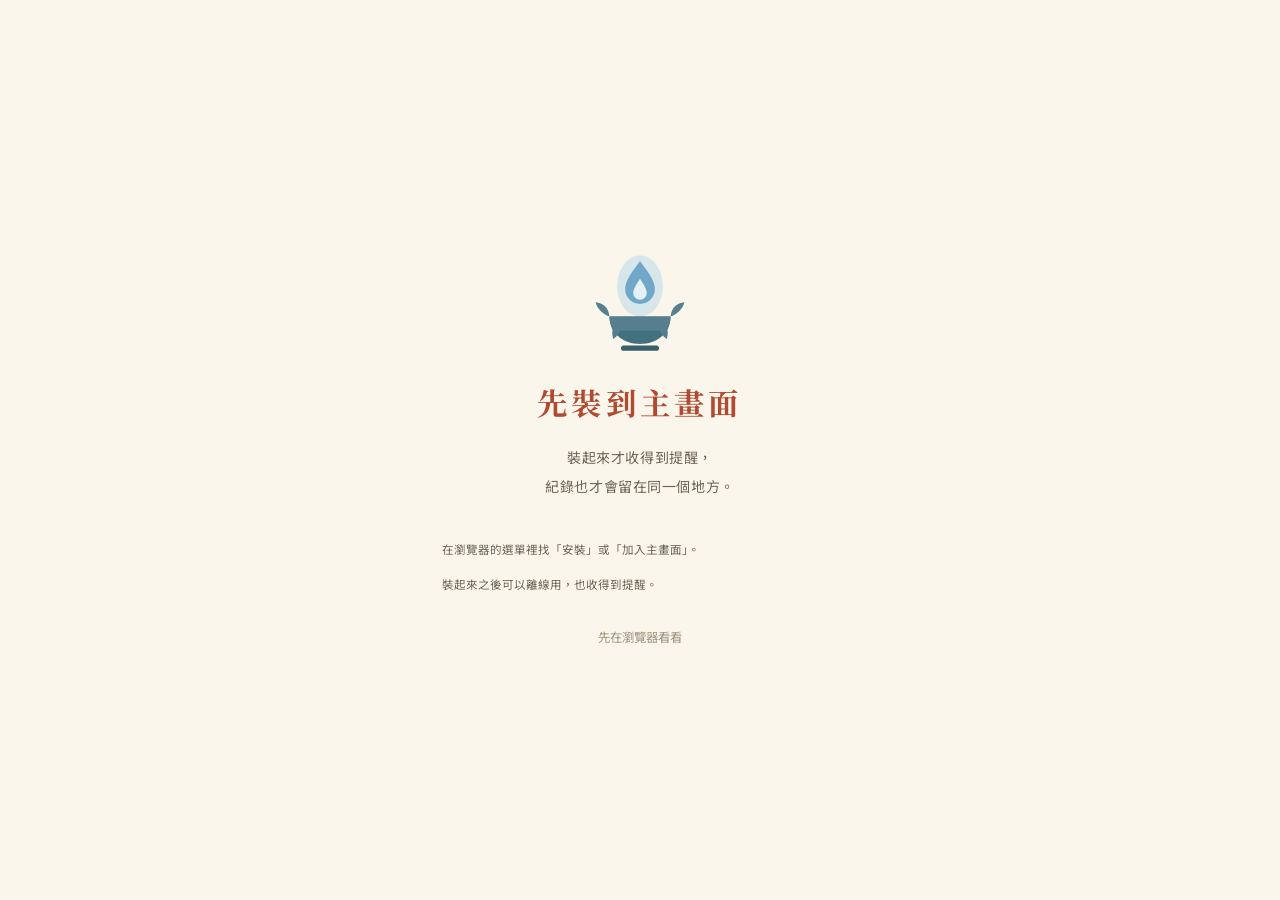
<file: index.html>
<!DOCTYPE html>
<html lang="zh-Hant">
<head>
  <meta charset="UTF-8">
  <!-- interactive-widget=resizes-content：Android Chrome 會在鍵盤彈出時
       把 layout viewport 一起縮小，固定定位的彈層才不會被壓在鍵盤底下。
       iOS 不支援這個，那邊靠 ui.js 的 visualViewport 處理。 -->
  <meta name="viewport" content="width=device-width, initial-scale=1.0, maximum-scale=1.0, user-scalable=no, viewport-fit=cover, interactive-widget=resizes-content">
  <meta name="theme-color" content="#FAF6EC">
  <meta name="description" content="隨手記一則善行或觀功念恩，一天供一盞燈。大家的燈飄在同一片夜空。">
  <title>燈燈悅心</title>

  <link rel="manifest" href="manifest.webmanifest">
  <link rel="apple-touch-icon" href="icons/icon-192.png">
  <meta name="apple-mobile-web-app-capable" content="yes">
  <meta name="apple-mobile-web-app-status-bar-style" content="default">
  <meta name="apple-mobile-web-app-title" content="燈燈悅心">

  <link rel="preconnect" href="https://fonts.googleapis.com">
  <link rel="preconnect" href="https://fonts.gstatic.com" crossorigin>
  <link rel="stylesheet" href="https://fonts.googleapis.com/css2?family=Noto+Sans+TC:wght@400;500;700&family=Noto+Serif+TC:wght@600;700&display=swap">

  <link rel="stylesheet" href="styles/tokens.css">
  <link rel="stylesheet" href="styles/app.css">
</head>
<body>
  <main id="app"></main>
  <nav id="tabbar" class="tabbar" aria-label="主要分頁"></nav>
  <script type="module" src="src/app.js"></script>
</body>
</html>
</file>
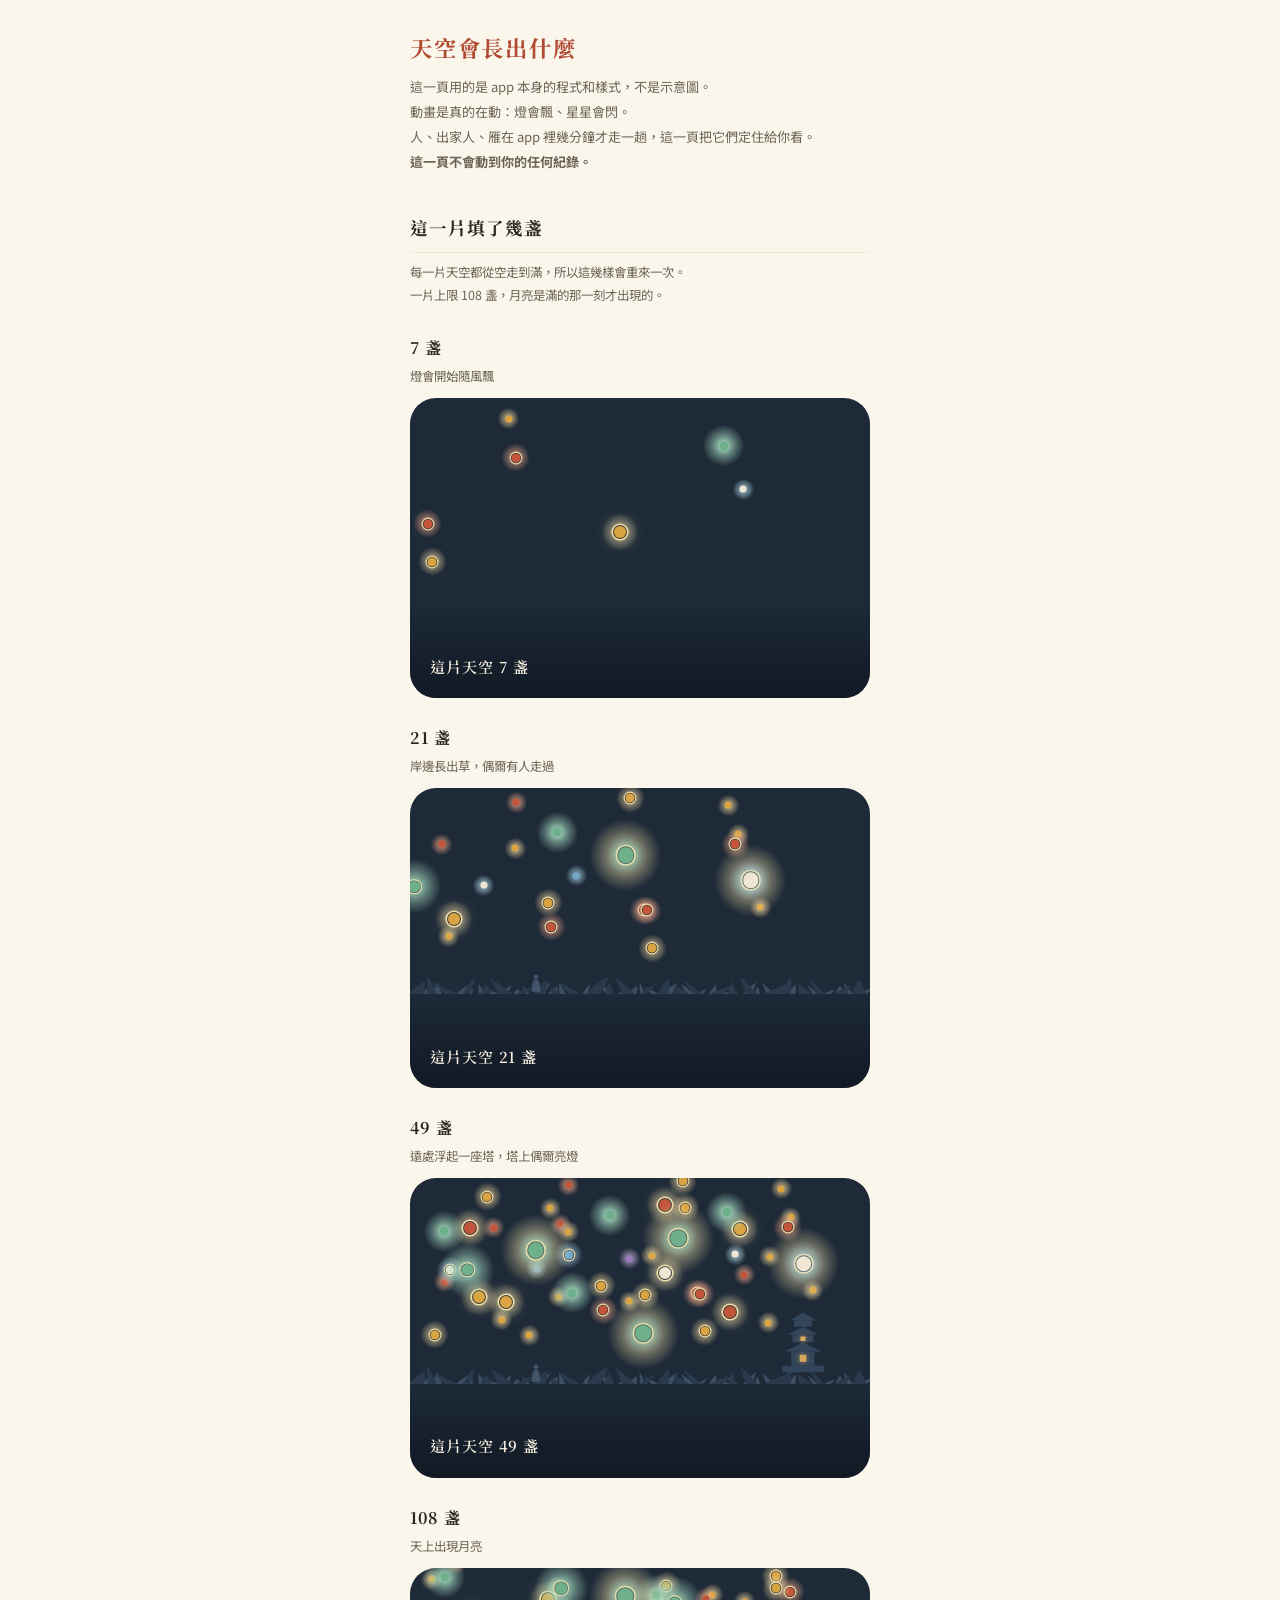
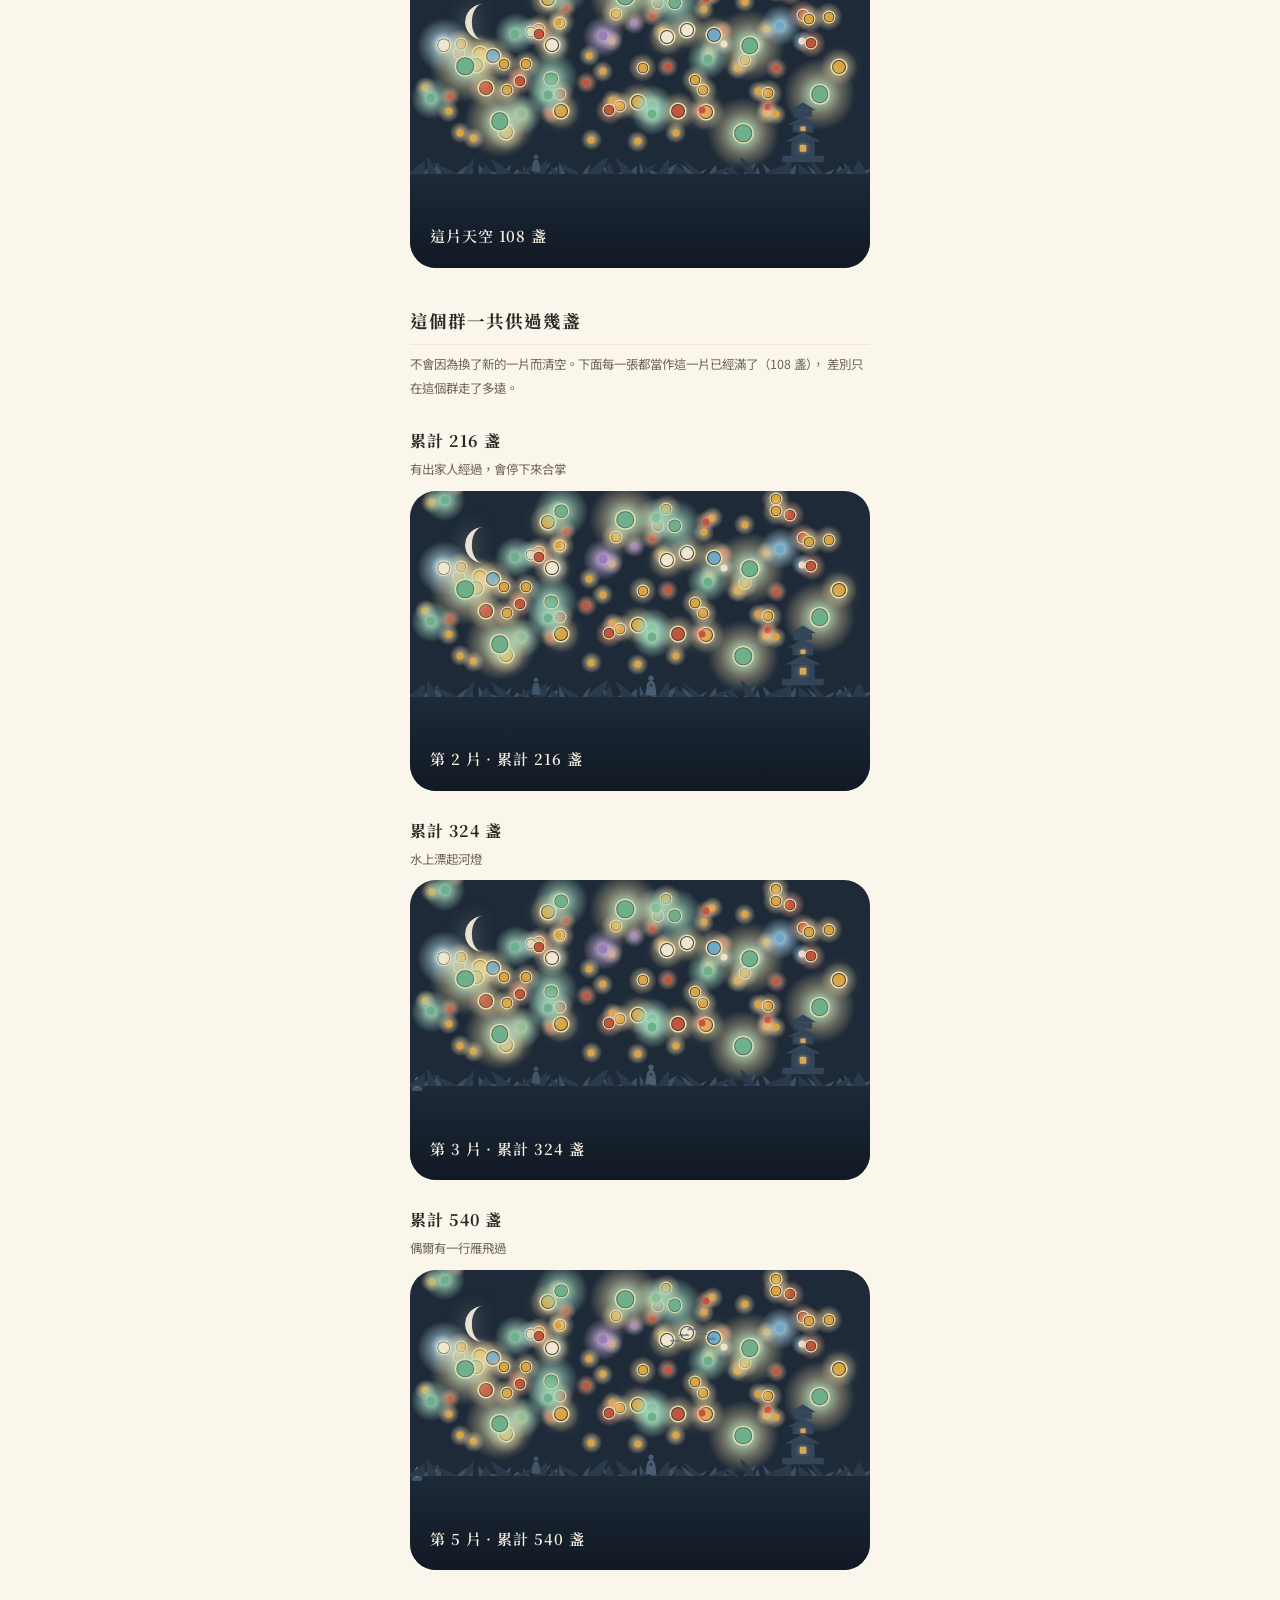
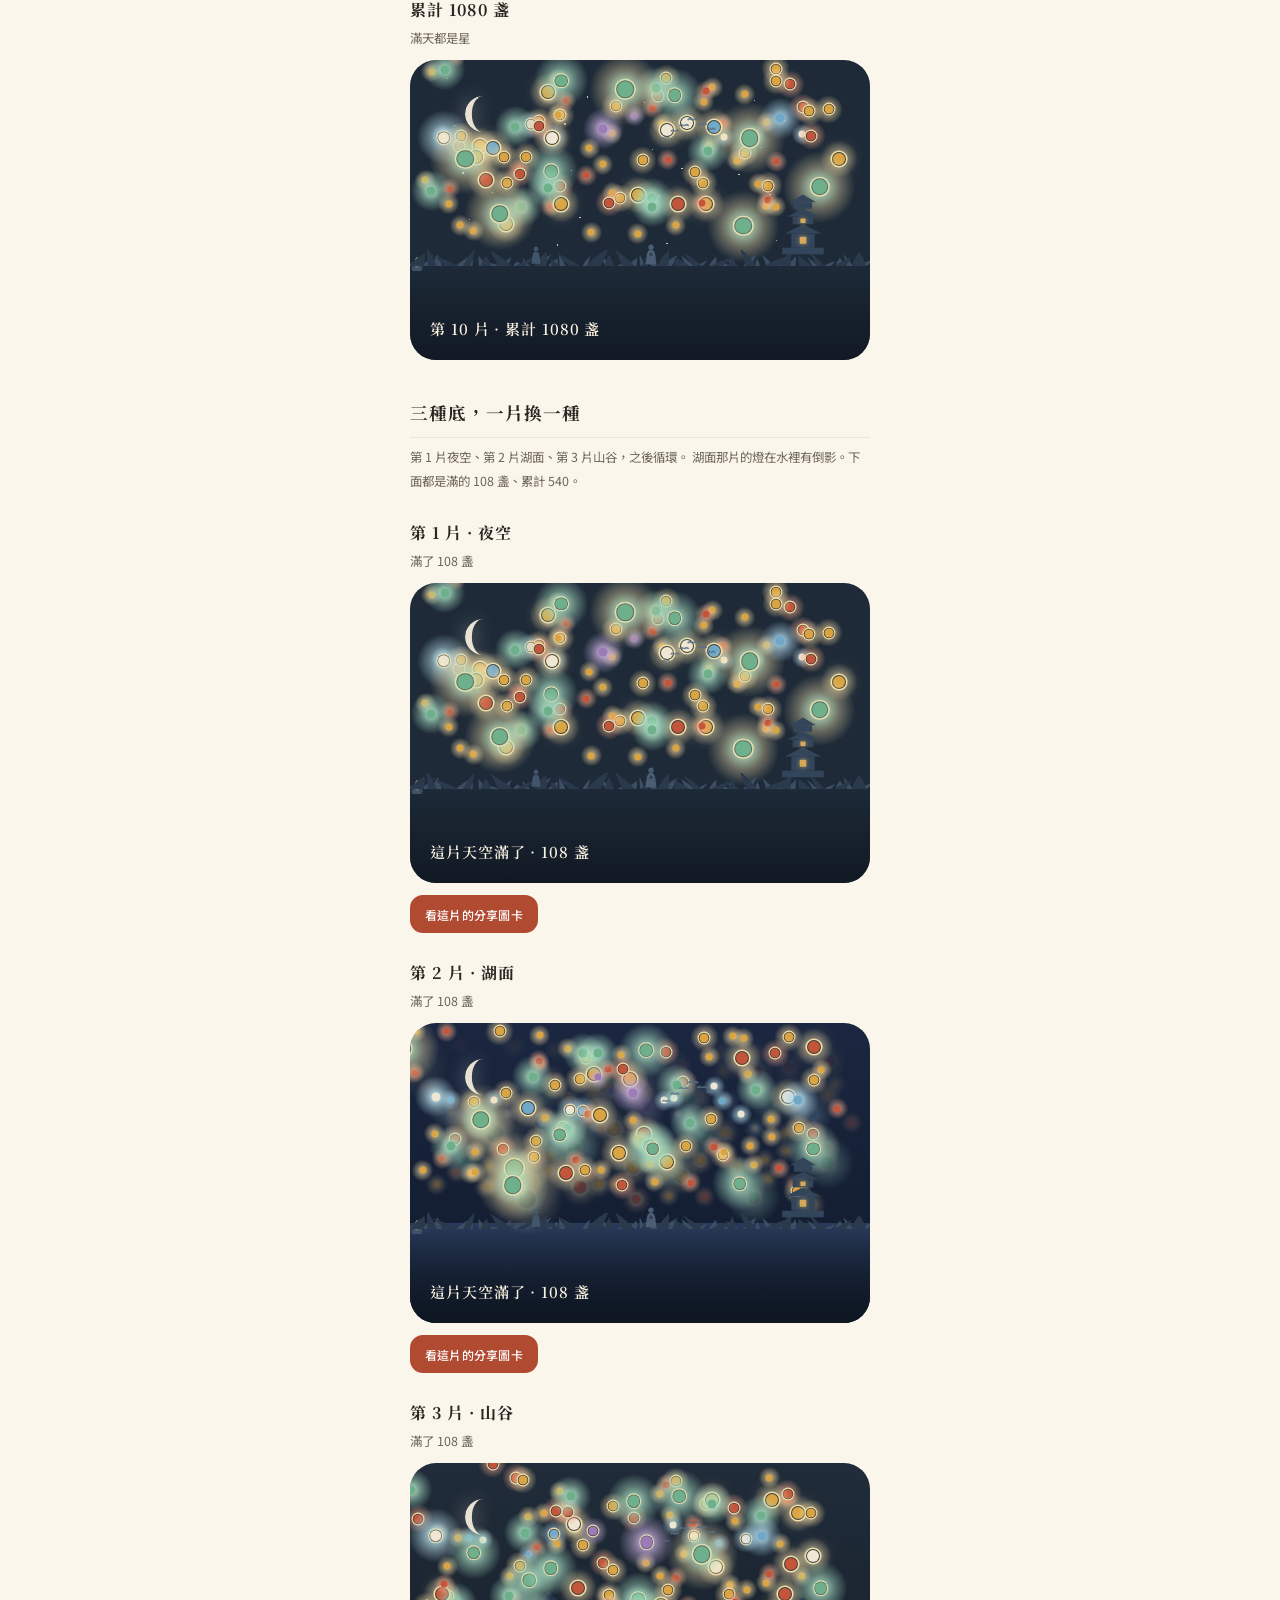
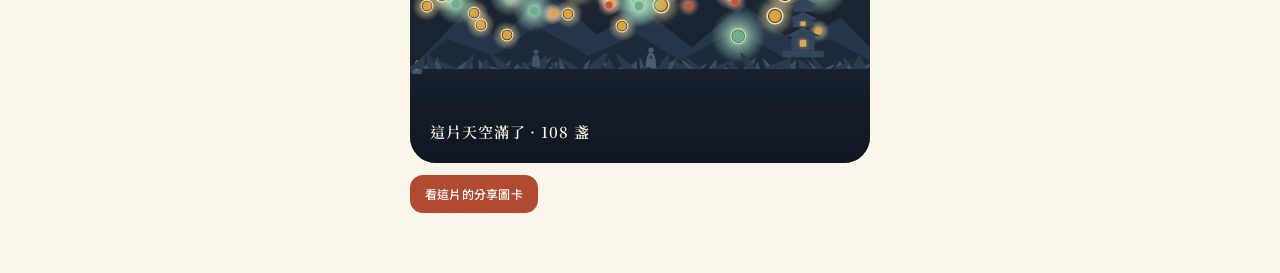
<file: demo-sky.html>
<!DOCTYPE html>
<html lang="zh-Hant">
<head>
  <meta charset="UTF-8">
  <meta name="viewport" content="width=device-width, initial-scale=1.0, viewport-fit=cover">
  <title>燈燈悅心 — 天空會長出什麼</title>
  <link rel="stylesheet" href="https://fonts.googleapis.com/css2?family=Noto+Sans+TC:wght@400;500;700&family=Noto+Serif+TC:wght@600;700&display=swap">
  <link rel="stylesheet" href="styles/tokens.css">
  <link rel="stylesheet" href="styles/app.css">
  <style>
    /* 這一頁只是拿來看夜空長什麼樣子，不碰任何紀錄。 */
    body { padding: 28px 18px 60px; }
    .wrap { max-width: 460px; margin: 0 auto; }
    h1 { font-family: var(--serif); font-size: 1.4rem; color: var(--cinnabar-d); letter-spacing: .08em; }
    .lede { margin-top: 8px; font-size: .82rem; color: var(--muted); line-height: 1.9; }
    h2.part {
      margin-top: 38px; font-family: var(--serif); font-size: 1.1rem;
      letter-spacing: .06em; color: var(--ink);
      padding-bottom: 8px; border-bottom: 1px solid var(--line);
    }
    .part-note { margin-top: 8px; font-size: .78rem; color: var(--muted); line-height: 1.9; }
    .stage { margin-top: 26px; }
    .stage h3 { font-family: var(--serif); font-size: 1rem; letter-spacing: .06em; }
    .stage .what { margin-top: 4px; margin-bottom: 10px; font-size: .78rem; color: var(--muted); }
    .sea { min-height: 300px; }
    /* 預覽頁把「偶爾才出現」的東西定住。
       人、出家人、雁在 app 裡幾分鐘才走一趟，不定住的話這一頁多數時候
       看起來就是什麼都沒有。 */
    .freeze .sky-walker { animation: none; left: 26%; opacity: .92; }
    .freeze .sky-monk   { animation: none; right: 46%; opacity: .95; }
    .freeze .sky-monk svg { animation: none; }
    .freeze .sky-geese  { animation: none; left: 54%; opacity: .8; }
    .freeze .tower-lamp { animation: none; opacity: .9; }
    .cardshot { margin-top: 12px; }
    .cardshot img { width: 100%; border-radius: var(--r-l); box-shadow: var(--shadow); display: block; }
  </style>
</head>
<body>
<div class="wrap">
  <h1>天空會長出什麼</h1>
  <p class="lede">
    這一頁用的是 app 本身的程式和樣式，不是示意圖。<br>
    動畫是真的在動：燈會飄、星星會閃。<br>
    人、出家人、雁在 app 裡幾分鐘才走一趟，這一頁把它們定住給你看。<br>
    <b>這一頁不會動到你的任何紀錄。</b>
  </p>
  <div id="out"></div>
</div>

<script type="module">
import { makeLamp } from './src/lamp.js';
import { sceneryHTML, stageClasses, SKY_STAGES, LIFE_STAGES, SCENES } from './src/sky.js';
import { layoutOf, paint, reflect, startWind } from './src/views/sea.js';
import { makeSkyCard } from './src/share.js';

/** 造一批假的燈，只存在記憶體裡。 */
function fakeLamps(n, salt = 'demo') {
  const out = [];
  for (let i = n; i >= 1; i--) {
    const d = new Date();
    d.setDate(d.getDate() - i);
    const date = d.toISOString().slice(0, 10);
    const day = {
      date,
      deeds: 1,
      gratitude: i % 2 === 0 ? 1 : 0,
      sutras: i % 3 === 0 ? 1 : 0,
      notes: 0,
      pages: i % 3 === 0 ? 6 + (i * 3) % 18 : 0,
      total: 1 + (i % 2 === 0 ? 1 : 0) + (i % 3 === 0 ? 1 : 0),
      joys: i % 5 === 0 ? 4 : 0,
      kinds: 1 + (i % 2 === 0 ? 1 : 0) + (i % 3 === 0 ? 1 : 0),
    };
    out.push({
      key: `${salt}-${date}`,
      lamp: makeLamp(day, { streak: n - i + 1, seedSalt: `${salt}${i % 9}` }),
      joys: day.joys,
    });
  }
  return out;
}

/** 一片天空。filled 管這一片，reached 管這個群一共供過幾盞。 */
function sky({ filled, reached = filled, skyNo = 1, foot = '' }) {
  const lamps = fakeLamps(Math.min(filled, 108), `s${skyNo}`);
  const spots = layoutOf(lamps, { avoidMoon: filled >= 108 });
  const isLake = SCENES[(skyNo - 1) % SCENES.length].key === 'lake';
  return `
    <div class="sea freeze ${stageClasses({ filled, reached, skyNo })}">
      ${sceneryHTML({ filled, reached, skyNo })}
      ${isLake ? `<div class="sky-reflect" aria-hidden="true">${reflect(spots)}</div>` : ''}
      ${paint(spots)}
      ${foot ? `<div class="sea-foot"><div class="grow"><div class="t">${foot}</div></div></div>` : ''}
    </div>
  `;
}

const parts = [];

parts.push(`<h2 class="part">這一片填了幾盞</h2>
  <p class="part-note">每一片天空都從空走到滿，所以這幾樣會重來一次。<br>
  一片上限 108 盞，月亮是滿的那一刻才出現的。</p>`);

for (const m of SKY_STAGES) {
  parts.push(`<section class="stage">
    <h3>${m.at} 盞</h3>
    <div class="what">${m.label}</div>
    ${sky({ filled: m.at, foot: `這片天空 ${m.at} 盞` })}
  </section>`);
}

parts.push(`<h2 class="part">這個群一共供過幾盞</h2>
  <p class="part-note">不會因為換了新的一片而清空。下面每一張都當作這一片已經滿了（108 盞），
  差別只在這個群走了多遠。</p>`);

for (const m of LIFE_STAGES) {
  parts.push(`<section class="stage">
    <h3>累計 ${m.at} 盞</h3>
    <div class="what">${m.label}</div>
    ${sky({ filled: 108, reached: m.at, foot: `第 ${Math.ceil(m.at / 108)} 片 · 累計 ${m.at} 盞` })}
  </section>`);
}

parts.push(`<h2 class="part">三種底，一片換一種</h2>
  <p class="part-note">第 1 片夜空、第 2 片湖面、第 3 片山谷，之後循環。
  湖面那片的燈在水裡有倒影。下面都是滿的 108 盞、累計 540。</p>`);

SCENES.forEach((sc, i) => {
  parts.push(`<section class="stage">
    <h3>第 ${i + 1} 片 · ${sc.name}</h3>
    <div class="what">滿了 108 盞</div>
    ${sky({ filled: 108, reached: 540, skyNo: i + 1, foot: `這片天空滿了 · 108 盞` })}
    <div class="cardshot"><button class="btn sm" data-card="${i + 1}">看這片的分享圖卡</button></div>
  </section>`);
});

const out = document.getElementById('out');
out.innerHTML = parts.join('');

out.querySelectorAll('[data-card]').forEach((b) => {
  b.addEventListener('click', async () => {
    const skyNo = Number(b.dataset.card);
    b.disabled = true;
    b.textContent = '正在畫…';
    const lamps = fakeLamps(108, `s${skyNo}`);
    const blob = await makeSkyCard({
      info: {
        skyNo, size: 108, filled: 108, isFull: true, totalSkies: 3,
        authors: 17, entries: 214, pages: 860,
        fromDay: '2026-09-01', toDay: '2026-09-15',
      },
      spots: layoutOf(lamps, { avoidMoon: true }),
      reached: 540,
      groupName: '週三共學',
    });
    const img = new Image();
    img.src = URL.createObjectURL(blob);
    b.parentElement.appendChild(img);
    b.remove();
  });
});

// 風向會轉，所有天空一起轉
startWind();
</script>
</body>
</html>
</file>
<file: styles/tokens.css>
/* 燈燈悅心 — 設計 token
   配色取自敦煌壁畫礦物顏料：朱砂、石青、藤黃、石綠、赭石，底色為宣紙白。
   凡是 -d 結尾的都是加深版，專門用來承載白色文字（對比 >= 4.5:1）。 */

:root {
  /* 紙與墨 */
  --paper: #FAF6EC;
  --paper-2: #F4EFE3;
  --card: #FFFFFF;
  --ink: #2B2620;
  --muted: #6E6456;
  --faint: #A0937F;
  --line: #EFE6D4;
  --line-2: #E5D9C0;

  /* 礦物色 */
  --cinnabar: #C4553A;      /* 朱砂 — 主色 */
  --cinnabar-d: #B04A31;
  --cinnabar-bg: #FBEDE4;
  --azurite: #43707F;       /* 石青 — 誦經 */
  --azurite-d: #3D6070;
  --azurite-bg: #E5EEF1;
  --gamboge: #D9A441;       /* 藤黃 — 隨喜、焰色 */
  --gamboge-d: #B4842A;
  --gamboge-bg: #FBF1DE;
  --malachite: #6E8F6B;     /* 石綠 — 均衡、完成 */
  --malachite-d: #4F6F4C;
  --malachite-bg: #EAF0E8;
  --ochre: #A9713F;         /* 赭石 — 聞思 */
  --ochre-d: #8A6234;
  --ochre-bg: #F5EBD8;

  /* 夜色（燈海） */
  --night: #1E2A38;
  --night-2: #23394A;
  --night-ink: #FBF2E2;
  --night-muted: #A9B5BF;

  /* 形 */
  --r-s: 13px;
  --r-m: 18px;
  --r-l: 22px;
  --r-xl: 26px;
  --shadow: 0 2px 16px rgba(120, 95, 60, .07);
  --shadow-lg: 0 3px 18px rgba(120, 95, 60, .09);

  /* 字 */
  --serif: "Noto Serif TC", "Source Han Serif TC", serif;
  --sans: "Noto Sans TC", "Source Han Sans TC", system-ui, sans-serif;

  /* 版面 */
  --gutter: 22px;
  --tabbar-h: 76px;
}
</file>
<file: styles/app.css>
/* 燈燈悅心 — 版面與元件 */

*, *::before, *::after { box-sizing: border-box; margin: 0; padding: 0; }

html {
  font-size: 16px;
  -webkit-text-size-adjust: 100%;
  touch-action: manipulation;
}

body {
  font-family: var(--sans);
  background: var(--paper);
  color: var(--ink);
  line-height: 1.75;
  min-height: 100dvh;
  -webkit-font-smoothing: antialiased;
  overscroll-behavior-y: none;
}

button, input, textarea, select { font-family: inherit; font-size: inherit; color: inherit; }
button { cursor: pointer; }
a { color: var(--cinnabar-d); }
a:hover { color: #8E3A26; }

#app {
  max-width: 440px;
  margin: 0 auto;
  min-height: 100dvh;
  display: flex;
  flex-direction: column;
  padding-bottom: calc(var(--tabbar-h) + env(safe-area-inset-bottom, 0px));
}

.view {
  flex-grow: 1;
  display: flex;
  flex-direction: column;
  gap: 14px;
  padding: 0 var(--gutter);
  animation: fade-up .28s ease-out;
}

@keyframes fade-up {
  from { opacity: 0; transform: translateY(8px); }
  to { opacity: 1; transform: none; }
}

/* ── 頁首 ── */
.hd {
  padding: 26px var(--gutter) 14px;
  display: flex;
  align-items: center;
  gap: 12px;
}
.hd-grow { flex-grow: 1; min-width: 0; }
.hd h1 {
  font-family: var(--serif);
  font-size: 1.32rem;
  font-weight: 700;
  letter-spacing: .1em;
  color: var(--cinnabar-d);
}
.hd h1.plain { color: var(--ink); }
.hd .sub { margin-top: 4px; font-size: .75rem; color: var(--muted); letter-spacing: .04em; }
.avatar {
  width: 40px; height: 40px; border-radius: 20px;
  background: var(--ochre-bg);
  display: flex; align-items: center; justify-content: center;
  font-family: var(--serif); font-size: 1rem; font-weight: 600; color: var(--ochre-d);
  flex-shrink: 0;
}

/* ── 卡片 ── */
.card {
  background: var(--card);
  border-radius: var(--r-xl);
  padding: 20px;
  box-shadow: var(--shadow);
}
.card.tight { padding: 17px 19px; border-radius: var(--r-l); }
.card-title { font-size: .94rem; font-weight: 700; color: var(--ink); }
.card-note {
  background: #FFF9EE;
  border: 1px solid #F0E2C6;
  border-radius: var(--r-m);
  padding: 15px 18px;
  box-shadow: none;
}

.row { display: flex; align-items: center; gap: 12px; }
.grow { flex-grow: 1; min-width: 0; }
.truncate { overflow: hidden; text-overflow: ellipsis; white-space: nowrap; }
.stack { display: flex; flex-direction: column; gap: 14px; }
.serif { font-family: var(--serif); }
.small { font-size: .72rem; color: var(--muted); line-height: 1.7; }
.tiny { font-size: .69rem; color: var(--muted); }
.center { text-align: center; }

/* ── 四格進度 ── */
.segbar { display: flex; gap: 6px; }
.segbar i {
  flex-grow: 1; height: 6px; border-radius: 3px;
  background: var(--line);
  transition: background .35s ease;
}
.segbar i.on { background: var(--cinnabar); }

/* ── 功課列 ── */
.task { display: flex; align-items: center; gap: 12px; }
.task-icon {
  width: 40px; height: 40px; border-radius: 14px;
  display: flex; align-items: center; justify-content: center;
  flex-shrink: 0;
}
.task-icon.deed { background: var(--cinnabar-bg); }
.task-icon.sutra { background: var(--azurite-bg); }
.task-icon.joy { background: var(--gamboge-bg); }
.task-icon.note { background: var(--paper-2); }
.task-name { font-size: .81rem; font-weight: 500; }
.task-val { margin-top: 2px; font-size: .75rem; color: var(--muted); }
/* 不要叫 .empty —— 那個名字被下面的空狀態區塊用掉了，會撞在一起 */
.task-val.is-todo { color: var(--faint); }

/* ── 按鈕 ── */
.btn {
  border: none; border-radius: var(--r-m);
  padding: 15px 18px;
  font-size: .94rem; font-weight: 500; letter-spacing: .06em;
  background: var(--cinnabar-d); color: #fff;
  min-height: 48px;
  transition: transform .12s ease, opacity .2s ease;
}
.btn:active { transform: scale(.985); }
.btn:disabled { opacity: .45; }
.btn.ghost { background: transparent; color: var(--muted); border: 1px solid var(--line-2); }
.btn.sm {
  padding: 9px 15px; min-height: 38px;
  font-size: .75rem; border-radius: var(--r-s); letter-spacing: .02em;
}
.btn.chip {
  padding: 9px 13px; min-height: 38px;
  font-size: .75rem; border-radius: var(--r-s); letter-spacing: 0;
  background: transparent; color: var(--muted); border: 1px solid var(--line-2);
  display: inline-flex; align-items: center; gap: 6px;
}
.btn.chip.on { background: var(--cinnabar-bg); color: var(--cinnabar-d); border-color: transparent; }
.btn-full { width: 100%; }

/* ── 輸入 ── */
.field {
  width: 100%;
  border: 1px solid var(--line-2); border-radius: var(--r-m);
  background: var(--paper); color: var(--ink);
  padding: 13px 15px; font-size: .94rem; line-height: 1.7;
  outline: none; resize: none;
}
.field:focus { border-color: var(--cinnabar); background: #fff; }
.field::placeholder { color: var(--faint); }

/* ── 月曆 ── */
.cal {
  display: grid;
  grid-template-columns: repeat(7, minmax(0, 1fr));
  gap: 3px;
}
.cal-dow {
  text-align: center;
  font-size: .62rem;
  color: var(--faint);
  padding-bottom: 4px;
  letter-spacing: .04em;
}
.cal-day {
  aspect-ratio: 1;
  border: none;
  background: none;
  padding: 0;
  border-radius: 11px;
  display: flex;
  flex-direction: column;
  align-items: center;
  justify-content: center;
  gap: 1px;
}
.cal-day > span {
  font-size: .6rem;
  line-height: 1;
  color: var(--faint);
}
.cal-day.lit { cursor: pointer; }
.cal-day.lit > span { color: var(--muted); }
.cal-day.lit:active { background: var(--paper-2); }
.cal-day.today { background: var(--cinnabar-bg); }
.cal-day.today > span { color: var(--cinnabar-d); font-weight: 700; }
.cal-day.future > span { color: #E2D9C6; }

/* ── 燈海 ── */
.sea {
  position: relative;
  border-radius: var(--r-xl);
  background: var(--night);
  overflow: hidden;
  min-height: 352px;
}
.sea::after {
  content: ""; position: absolute; left: 0; right: 0; bottom: 0; height: 96px;
  background: linear-gradient(180deg, rgba(30, 42, 56, 0) 0%, rgba(14, 22, 32, .85) 100%);
  pointer-events: none;
}
.sea-lamp { position: absolute; transform: translate(-50%, -50%); }
.sea-lamp .halo {
  position: absolute; left: 50%; top: 50%; transform: translate(-50%, -50%);
  border-radius: 50%;
  animation: breathe 5.5s ease-in-out infinite;
  pointer-events: none;
}
/* 隨喜多的燈呼吸得明顯一點，讓目光自然被帶過去 */
.sea-lamp .halo.bright { animation-duration: 3.6s; }

@keyframes breathe {
  0%, 100% { opacity: .75; transform: translate(-50%, -50%) scale(1); }
  50% { opacity: 1; transform: translate(-50%, -50%) scale(1.12); }
}

/* 共同燈海的燈可以點 */
button.sea-lamp {
  border: none; background: none; padding: 14px; margin: -14px; /* 撐開觸控範圍 */
  cursor: pointer; border-radius: 50%;
  display: flex; align-items: center; justify-content: center;
}
button.sea-lamp:focus-visible { outline: 2px solid var(--night-ink); outline-offset: 2px; }

/* 隨喜過的燈，旁邊一顆小星 —— 跟隨喜按鈕上是同一顆 */
.sea-lamp .joined-mark {
  position: absolute; left: 50%; top: 50%;
  margin: -17px 0 0 4px;
  width: 11px; height: 11px;
  opacity: .8;
  pointer-events: none;
  animation: twinkle 4.2s ease-in-out infinite;
}
.sea-lamp .joined-mark svg { display: block; width: 11px; height: 11px; }

@keyframes twinkle {
  0%, 100% { opacity: .55; transform: scale(.9); }
  50% { opacity: .95; transform: scale(1.08); }
}

/* ── 夜空裡長出來的東西 ──
   每一個都對應一個里程碑。文案說會出現什麼，就真的會出現什麼。 */

/* 7 盞：起風。
   每盞燈用自己的 --w*（在 sea.js 由 hash 算出來），
   所以幅度、節奏、回擺深淺都不同，不會整片一起擺。
   時間曲線前快後慢：被吹走得快，飄回來得慢。 */
.sea.windy .sea-lamp {
  animation: drift var(--wdur, 12s) cubic-bezier(.4, 0, .3, 1) var(--wdelay, 0s) infinite;
}
@keyframes drift {
  0%, 100% { transform: translate(-50%, -50%); }
  30% { transform: translate(calc(-50% + var(--w1x, 5px) * var(--wind, 1)), calc(-50% + var(--w1y, -3px) * var(--windm, 1))); }
  55% { transform: translate(calc(-50% + var(--w2x, 3px) * var(--wind, 1)), calc(-50% + var(--w2y, 4px) * var(--windm, 1))); }
  80% { transform: translate(calc(-50% + var(--w3x, -2px) * var(--wind, 1)), calc(-50% + var(--w3y, -2px) * var(--windm, 1))); }
}

/* 地平線在底部那塊漸層的上緣。景物要站在那條線上，
   不然會被漸層和「看全部」那排壓住。 */
.sky-reeds {
  /* 草要明顯比塔矮，不然塔會顯得又近又小。大約塔高的三分之一。 */
  position: absolute; left: 0; right: 0; bottom: 94px;
  width: 100%; height: 16px; z-index: 1;
}
/* 遠近兩層，近的深一點，才有厚度 */
.grass-far { fill: #3B4E63; }
.grass-near { fill: #2A3A4C; }

/* 偶爾有人走過。一趟 35 秒，但四分鐘才一趟——常常出現就不稀奇了。 */
.sky-walker {
  /* 腳踩在草的底線，身高要比草高一點，頭才會露出來——
     整個人埋在草裡就看不出是人了。 */
  position: absolute; bottom: 94px; z-index: 2;
  width: 12px; height: 21px;
  animation: walk 240s linear infinite;
  pointer-events: none;
}
/* 要比天空淺才看得見。深色剪影疊在深色夜空上會整個消失——
   草能看見正是因為它比天空淺。 */
.sky-walker svg { display: block; width: 100%; height: 100%; fill: #44586E; }
.sky-walker svg { animation: bob 1.05s ease-in-out infinite; }

@keyframes walk {
  0%, 84.5% { left: -8%; opacity: 0; }
  85.5% { left: -8%; opacity: .92; }
  99% { left: 104%; opacity: .92; }
  100% { left: 104%; opacity: 0; }
}
@keyframes bob {
  0%, 100% { transform: translateY(0); }
  50% { transform: translateY(-1.2px); }
}

/* 49 盞：遠處浮起一座塔，窗裡偶爾亮燈 */
.tower-lamp {
  fill: #E8B45A;
  opacity: 0;
  filter: drop-shadow(0 0 4px rgba(232, 180, 90, .75));
}
/* 兩扇窗各自的週期，才不會一起亮一起滅 */
.tower-lamp.a { animation: tower-glow 97s ease-in-out infinite; }
.tower-lamp.b { animation: tower-glow 143s ease-in-out -52s infinite; }

@keyframes tower-glow {
  0%, 56% { opacity: 0; }
  60%, 74% { opacity: .9; }
  78%, 100% { opacity: 0; }
}

.sky-pagoda {
  /* 底座比草線高一點點，讀起來才像在更遠的地方。
     z-index 要比人影高：人從塔「後面」經過才自然，
     不然走到塔的位置會看起來像站在塔裡面。 */
  position: absolute; right: 9%; bottom: 100px;
  width: 52px; height: 74px; z-index: 3;
  fill: #33455A;
}

/* 108 盞：天上出現月亮。
   暗面完全不畫（見 sea.js 的 moon()），所以這裡不能有背景色，
   只有一圈光暈。 */
.sky-moon {
  position: absolute; left: 12%; top: 12%;
  width: 36px; height: 36px; z-index: 1;
  filter: drop-shadow(0 0 9px rgba(232, 226, 210, .5));
  pointer-events: none;
}
.sky-moon svg { display: block; width: 100%; height: 100%; }

/* 365 盞：滿天都是星 */
.sky-star {
  position: absolute; border-radius: 50%;
  background: #E8E2D2;
  animation: star-blink 4.5s ease-in-out infinite;
}
@keyframes star-blink {
  0%, 100% { opacity: .28; }
  50% { opacity: .85; }
}

/* ══════════════════ 場景 ══════════════════
 *
 * 底是第幾片天空決定的（三種循環），真實的時辰再疊一層上去。
 * 冬天飄雪、清晨天色轉淡——月相本來就跟外面同步，這是同一件事往下接。 */

.sea.sc-lake   { background: linear-gradient(180deg, #1B2740 0%, #101A2C 100%); }
.sea.sc-valley { background: linear-gradient(180deg, #212C3A 0%, #141E29 100%); }
.sea.tod-dawn  { background: linear-gradient(180deg, #2B3A4E 0%, #3C4A55 100%); }
.sea.tod-dusk  { background: linear-gradient(180deg, #2A2C3C 0%, #3B3040 100%); }

/* 水面。地平線在 bottom:94px，水從那裡往下。 */
.sky-water {
  position: absolute; left: 0; right: 0; bottom: 0; height: 100px; z-index: 0;
  background: linear-gradient(180deg, rgba(42, 60, 92, .95) 0%, rgba(14, 24, 40, .98) 100%);
}

/* 倒影。
   不是照鏡子——真的照鏡子，天上那盞的倒影會落到畫面外。
   壓成 .45 倍，全部收在水面那一塊裡，再往深處淡掉。 */
.sky-reflect {
  position: absolute; inset: 0; z-index: 0; pointer-events: none;
  opacity: .4; filter: blur(1.1px);
  transform-origin: 50% calc(100% - 100px);
  animation: ripple 9s ease-in-out infinite;
  /* 遮罩是在翻轉前的座標算的，所以「深處」是這裡的上緣 */
  -webkit-mask-image: linear-gradient(to bottom, transparent 0%, #000 48%);
          mask-image: linear-gradient(to bottom, transparent 0%, #000 48%);
}
@keyframes ripple {
  0%, 100% { transform: scaleY(-.45) translateX(0); }
  50%      { transform: scaleY(-.45) translateX(3px); }
}

/* 遠山。山谷那一景的底。 */
.sky-range {
  position: absolute; left: 0; right: 0; bottom: 94px;
  width: 100%; height: 86px; z-index: 0;
}
.range-far  { fill: #26364A; }
.range-near { fill: #1C2A3A; }

/* 出家人。比路人少見得多（六分半一趟），走到中間會停下來合掌——
   停的那幾秒才是重點，一路走過去就只是另一個路人。 */
.sky-monk {
  position: absolute; bottom: 94px; z-index: 2;
  width: 14px; height: 22px;
  animation: monk-walk 390s linear infinite;
  pointer-events: none;
}
.sky-monk svg {
  display: block; width: 100%; height: 100%; fill: #4E6076;
  transform-origin: 50% 100%;
  animation: monk-bow 390s linear infinite;
}
@keyframes monk-walk {
  0%, 88%      { right: -8%;  opacity: 0; }
  88.6%        { right: -8%;  opacity: .95; }
  94%, 96.4%   { right: 46%;  opacity: .95; }
  99.6%        { right: 104%; opacity: .95; }
  100%         { right: 104%; opacity: 0; }
}
@keyframes monk-bow {
  0%, 94.2%      { transform: none; }
  94.9%, 95.7%   { transform: translateY(1.5px) scaleY(.92); }
  96.4%, 100%    { transform: none; }
}

/* 河燈。飄的方向跟風一致，不然畫面會打架。 */
.sky-river {
  position: absolute; bottom: 88px; z-index: 1;
  width: 14px; height: 11px; pointer-events: none;
}
.sky-river svg { display: block; width: 100%; height: 100%; fill: #3E5268; }
.sky-river.r0 { animation: adrift 120s linear infinite; }
.sky-river.r1 { animation: adrift 150s linear -40s infinite; bottom: 91px; opacity: .8; }
.sky-river.r2 { animation: adrift 186s linear -95s infinite; bottom: 93px; opacity: .62; }
@keyframes adrift { from { left: -6%; } to { left: 104%; } }

/* 一行雁。五分鐘才一趟，飛過去就沒了。 */
.sky-geese {
  position: absolute; top: 17%; z-index: 1;
  width: 62px; height: 32px; opacity: 0;
  animation: geese-fly 300s linear infinite;
  pointer-events: none;
}
.sky-geese svg { display: block; width: 100%; height: 100%; fill: none; stroke: #5A6E85; stroke-width: 1.3; stroke-linecap: round; }
@keyframes geese-fly {
  0%, 90%  { left: -18%; opacity: 0; }
  90.6%    { opacity: .8; }
  99.4%    { left: 110%; opacity: .8; }
  100%     { left: 110%; opacity: 0; }
}

/* 雪。冬天才有，而且不能多——雪一多就看不到燈了。 */
.sky-snow {
  position: absolute; top: -8px; border-radius: 50%;
  background: #DCE6F0; pointer-events: none;
  animation-name: snow-fall; animation-timing-function: linear; animation-iteration-count: infinite;
}
@keyframes snow-fall {
  0%   { transform: translate(0, 0); opacity: 0; }
  12%  { opacity: .55; }
  88%  { opacity: .5; }
  100% { transform: translate(20px, 370px); opacity: 0; }
}

/* ── 看哪一片 ──
   本來是「我的／大家的」兩格再加一個下拉選群。兩層控制項擺在一起，
   群一多下拉就變成一串看不完的名字。現在合成一顆藥丸。 */
.sky-pill {
  display: inline-flex; align-items: center; gap: 7px;
  min-height: 42px; padding: 10px 18px; border: none;
  border-radius: 21px; background: var(--card); box-shadow: var(--shadow);
  font-family: var(--serif); font-size: .92rem; font-weight: 700;
  letter-spacing: .04em; color: var(--ink); cursor: pointer;
}
.sky-pill:active { background: var(--paper-2); }
.sky-pill svg { color: var(--muted); flex-shrink: 0; }

.pick-row {
  display: flex; align-items: center; gap: 10px;
  width: 100%; text-align: left; min-height: 44px;
  padding: 13px 15px; border: 1.5px solid transparent;
  border-radius: var(--r-l); background: var(--card); box-shadow: var(--shadow);
  cursor: pointer;
}
.pick-row.on { border-color: var(--cinnabar); background: var(--paper-2); box-shadow: none; }
.pick-row .n { display: block; font-size: .88rem; font-weight: 600; color: var(--ink); }
.pick-row .s { display: block; margin-top: 2px; font-size: .72rem; color: var(--muted); }

/* ── 我的／大家的 ── */

/* ── 一片一片往回翻 ── */
.sky-nav { display: flex; align-items: center; gap: 10px; }
.sky-nav .btn.chip { width: 44px; justify-content: center; }
.sky-nav .btn.chip:disabled { opacity: .3; }
.sea-foot {
  position: absolute; left: 0; right: 0; bottom: 0; z-index: 2;
  padding: 18px 20px;
  display: flex; align-items: flex-end; gap: 10px;
}
.sea-foot .t { font-family: var(--serif); font-size: .94rem; font-weight: 600; color: var(--night-ink); letter-spacing: .06em; }
.sea-foot .s { margin-top: 4px; font-size: .72rem; color: var(--night-muted); }
.btn.on-night { background: transparent; color: var(--night-ink); border: 1px solid rgba(251, 242, 226, .35); }

/* ── 統計 ── */
.stats { display: flex; gap: 9px; }
.stat {
  flex-grow: 1; background: var(--card); border-radius: var(--r-m);
  padding: 13px 8px; text-align: center; box-shadow: var(--shadow);
}
.stat b { display: block; font-family: var(--serif); font-size: 1.38rem; font-weight: 700; line-height: 1.3; }
.stat span { display: block; margin-top: 3px; font-size: .69rem; color: var(--muted); }

/* ── 進度條 ── */
.bar { height: 7px; border-radius: 4px; background: var(--line); position: relative; overflow: hidden; }
.bar i { position: absolute; inset: 0 auto 0 0; border-radius: 4px; background: var(--gamboge); transition: width .5s ease; }
.bar.on-night { background: rgba(251, 242, 226, .14); }
.bar.on-night i { background: #E8B45A; }

/* ── 開獎 ── */
.reveal { text-align: center; padding: 0 var(--gutter); }
.reveal-glow {
  width: 232px; height: 232px; margin: 22px auto 0;
  border-radius: 50%;
  background: radial-gradient(circle at 50% 46%, #FBEBC8 0%, var(--paper) 68%);
  display: flex; align-items: center; justify-content: center;
  animation: bloom .7s cubic-bezier(.34, 1.4, .5, 1) both;
}
.reveal-glow svg { animation: rise .8s .1s cubic-bezier(.34, 1.4, .5, 1) both; }
@keyframes bloom { from { opacity: 0; transform: scale(.7); } to { opacity: 1; transform: none; } }
@keyframes rise { from { opacity: 0; transform: translateY(18px) scale(.86); } to { opacity: 1; transform: none; } }
.reveal-name {
  font-family: var(--serif); font-size: 1.62rem; font-weight: 700;
  color: var(--cinnabar-d); letter-spacing: .08em;
  animation: fade-up .5s .45s both;
}
.tags { display: flex; justify-content: center; flex-wrap: wrap; gap: 7px; margin-top: 10px; animation: fade-up .5s .58s both; }
.tag { font-size: .69rem; border-radius: 11px; padding: 5px 11px; }
.tag.rare { color: var(--gamboge-d); background: var(--gamboge-bg); }
.tag.info { color: var(--azurite-d); background: var(--azurite-bg); }

/* ── 一盞燈的小卡 ──
   日期是標題，燈是那一天的樣子，善行一則一張白卡。
   燈的規格（形制／焰色／燈身色）不在這裡講，那是開獎那頁的事。 */
.sheet.compact { padding: 18px var(--gutter) calc(18px + env(safe-area-inset-bottom, 10px)); }

.card-lamp {
  width: 168px; height: 168px; margin: 0 auto;
  border-radius: 50%;
  background: radial-gradient(circle at 50% 46%, #FBEBC8 0%, var(--paper) 68%);
  display: flex; align-items: center; justify-content: center;
}
.card-date {
  font-family: var(--serif); font-size: 1.3rem; font-weight: 700;
  letter-spacing: .06em; color: var(--ink);
}

/* 善行一則一張。白卡浮在宣紙上，內容才跳得出來。 */
.deed {
  background: var(--card);
  border-radius: var(--r-l);
  padding: 15px 17px;
  box-shadow: var(--shadow);
}
.deed + .deed { margin-top: 9px; }

.card-x {
  width: 34px; height: 34px; min-height: 34px;
  flex-shrink: 0; border: none; background: none; padding: 0;
  display: flex; align-items: center; justify-content: center;
  border-radius: 17px;
}
.card-x:active { background: var(--paper-2); }

.entry-kind { font-size: .68rem; color: var(--muted); letter-spacing: .04em; }
.entry-text {
  margin-top: 4px;
  font-size: .94rem;
  line-height: 1.85;
  color: var(--ink);
  white-space: pre-wrap;
}

.echo {
  margin-top: 14px; padding-top: 13px;
  border-top: 1px solid var(--line);
  display: flex; flex-direction: column; gap: 8px;
}


/* ── 語錄卡 ── */
.quote { font-family: var(--serif); font-size: 1.12rem; font-weight: 600; line-height: 1.9; letter-spacing: .05em; }
.quote-src { margin-top: 11px; font-size: .72rem; color: var(--muted); }

/* ── 貼文 ── */
.post-body { margin-top: 11px; font-size: .84rem; line-height: 1.85; white-space: pre-wrap; }
.post-reply {
  margin-top: 12px; background: var(--paper);
  border-radius: 14px; padding: 11px 13px;
  font-size: .75rem; line-height: 1.7;
}
.post-reply b { font-weight: 500; }
.post-acts { margin-top: 13px; display: flex; align-items: center; gap: 7px; flex-wrap: wrap; }

/* ── 底部分頁 ── */
.tabbar {
  position: fixed; left: 0; right: 0; bottom: 0; z-index: 10;
  max-width: 440px; margin: 0 auto;
  background: var(--card);
  border-top: 1px solid var(--line);
  padding: 10px 14px calc(14px + env(safe-area-inset-bottom, 10px));
  display: flex;
}
.tabbar button {
  flex-grow: 1; border: none; background: none;
  display: flex; flex-direction: column; align-items: center; gap: 4px;
  padding: 0; min-height: 44px;
  font-size: .66rem; color: var(--muted);
}
.tabbar button.on { color: var(--cinnabar-d); font-weight: 500; }

/* ── 彈層 ── */
.sheet-bg {
  position: fixed; inset: 0; z-index: 20;
  background: rgba(43, 38, 32, .38);
  display: flex; align-items: flex-end; justify-content: center;
  animation: fade .2s ease-out;
}
@keyframes fade { from { opacity: 0; } to { opacity: 1; } }
.sheet {
  width: 100%; max-width: 440px;
  background: var(--paper);
  border-radius: var(--r-xl) var(--r-xl) 0 0;
  padding: 22px var(--gutter) calc(22px + env(safe-area-inset-bottom, 10px));
  animation: slide-up .3s cubic-bezier(.3, 1, .5, 1);
  max-height: 88dvh; overflow-y: auto;
}
@keyframes slide-up { from { transform: translateY(100%); } to { transform: none; } }
.sheet h2 { font-family: var(--serif); font-size: 1.06rem; font-weight: 700; letter-spacing: .06em; }

/* ── 全螢幕（開獎） ── */
.fullscreen {
  position: fixed; inset: 0; z-index: 30;
  background: var(--paper);
  max-width: 440px; margin: 0 auto;
  display: flex; flex-direction: column;
  padding: 30px var(--gutter) calc(26px + env(safe-area-inset-bottom, 0px));
  overflow-y: auto;
}

/* ── 提示 ── */
.toast {
  position: fixed; left: 50%; bottom: calc(var(--tabbar-h) + 24px);
  transform: translateX(-50%); z-index: 40;
  background: var(--ink); color: var(--paper);
  font-size: .78rem; padding: 11px 18px; border-radius: 999px;
  animation: fade-up .25s ease-out;
  box-shadow: 0 6px 20px rgba(43, 38, 32, .22);
}

.empty { text-align: center; padding: 42px 20px; color: var(--muted); font-size: .81rem; line-height: 1.9; }

/* ── 第一次打開 ── */
.welcome {
  min-height: 100dvh;
  display: flex;
  flex-direction: column;
  justify-content: center;
  gap: 40px;
  padding: 48px var(--gutter) calc(40px + env(safe-area-inset-bottom, 0px));
  animation: fade-up .5s ease-out;
}
.welcome-top { text-align: center; }
.welcome-lamp {
  display: flex;
  justify-content: center;
  animation: rise .8s .1s cubic-bezier(.34, 1.4, .5, 1) both;
}
.welcome h1 {
  margin-top: 18px;
  font-family: var(--serif);
  font-size: 1.9rem;
  font-weight: 700;
  letter-spacing: .14em;
  color: var(--cinnabar-d);
}
.welcome-lede {
  margin-top: 14px;
  font-size: .88rem;
  line-height: 2;
  color: var(--muted);
  letter-spacing: .04em;
}
.welcome-label {
  display: block;
  margin-bottom: 10px;
  font-size: .84rem;
  font-weight: 500;
}
.welcome-form .field { font-size: 1rem; padding: 15px; }
.welcome-invite {
  margin-top: 18px;
  padding: 14px 16px;
  background: var(--card);
  border-radius: var(--r-m);
  box-shadow: var(--shadow);
}
.welcome-invite .tag { display: inline-block; }

/* ── 邀請訊息預覽 ── */
.invite-preview {
  margin-top: 14px;
  padding: 14px 16px;
  background: var(--paper-2);
  border-radius: var(--r-m);
  font-size: .78rem;
  line-height: 1.9;
  color: var(--ink);
  white-space: pre-wrap;
  word-break: break-all;
  max-height: 190px;
  overflow-y: auto;
}

.welcome-skip {
  display: block;
  width: 100%;
  margin-top: 20px;
  padding: 12px;
  min-height: 44px;
  border: none;
  background: none;
  font-size: .78rem;
  color: var(--faint);
}
.welcome-skip:hover { color: var(--muted); }

@media (prefers-reduced-motion: reduce) {
  *, *::before, *::after { animation-duration: .01ms !important; transition-duration: .01ms !important; }
}

/* 裝到主畫面的步驟。iPhone 上沒有安裝 API，只能把步驟寫出來，
   所以它要夠清楚——數字、間距都比一般段落鬆一點。 */
.install-steps {
  margin: 4px 0 0;
  padding-left: 1.4em;
  color: var(--muted);
  font-size: .82rem;
  line-height: 1.9;
}
.install-steps li { padding-left: 2px; }
.install-steps li::marker { color: var(--cinnabar-d); font-weight: 600; }

/* 今天這盞燈的候選。並排讓人自己挑。
   用 radiogroup 的語意，不是一堆按鈕——它表達的是「選其中一個」。 */
.picks { display: flex; gap: 10px; }
.pick {
  flex: 1 1 0; min-width: 0;
  display: flex; flex-direction: column; align-items: center; gap: 4px;
  padding: 10px 6px 9px;
  background: var(--paper-2);
  border: 1.5px solid transparent;
  border-radius: 14px;
  cursor: pointer;
  /* 沒選到的壓暗一點，一眼看得出現在供的是哪一盞 */
  opacity: .62;
  transition: opacity .18s, border-color .18s, background .18s;
}
.pick.on {
  opacity: 1;
  border-color: var(--cinnabar-d);
  background: var(--paper);
}
.pick-lamp { display: block; line-height: 0; }
.pick-name { font-size: .78rem; font-weight: 600; color: var(--ink); }
.pick-tier { font-size: .66rem; color: var(--muted); }
</file>
